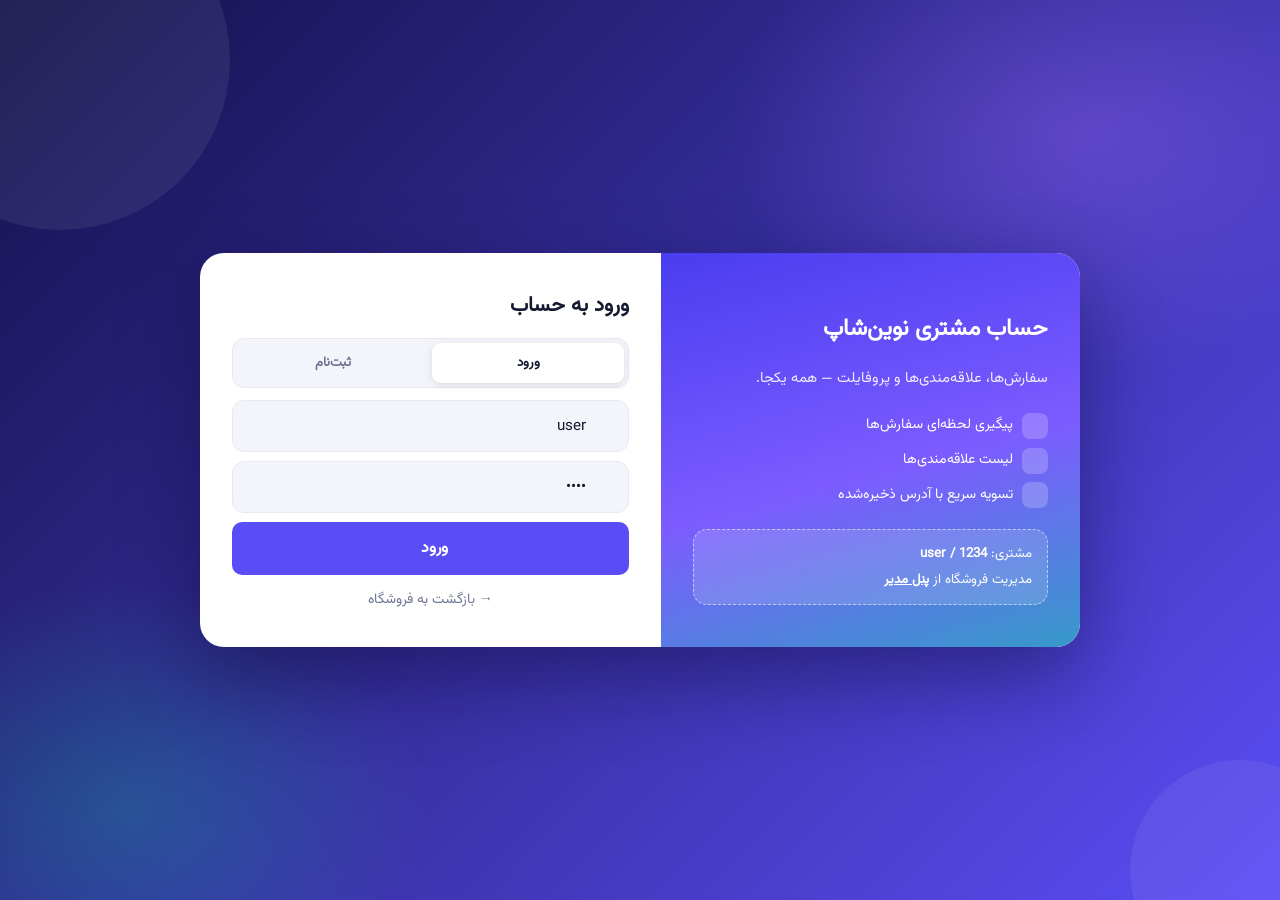
<file: src/account.html>
<!DOCTYPE html>
<html lang="fa" dir="rtl">
<head>
<meta charset="UTF-8"><meta name="viewport" content="width=device-width,initial-scale=1">
<link rel="icon" type="image/svg+xml" href="assets/images/favicon.svg" />
<title>حساب مشتری | نوین‌شاپ تمیز</title>
<link rel="stylesheet" href="css/base.css?v=8"><link rel="stylesheet" href="css/panel.css?v=8">
<link rel="stylesheet" href="css/auth.css?v=8">
</head>
<body>
<div class="login" id="login">
  <div class="auth-card">
    <div class="auth-side">
      <span class="logo-icon"><i class="fa-solid fa-bag-shopping"></i></span>
      <h2>حساب مشتری نوین‌شاپ</h2>
      <p>سفارش‌ها، علاقه‌مندی‌ها و پروفایلت — همه یکجا.</p>
      <ul>
        <li><i class="fa-solid fa-check"></i> پیگیری لحظه‌ای سفارش‌ها</li>
        <li><i class="fa-solid fa-check"></i> لیست علاقه‌مندی‌ها</li>
        <li><i class="fa-solid fa-check"></i> تسویه سریع با آدرس ذخیره‌شده</li>
      </ul>
      <div class="auth-demo">مشتری: <b>user / 1234</b><br>مدیریت فروشگاه از <a href="admin.html">پنل مدیر</a></div>
    </div>
    <div class="auth-form">
      <h2 id="authTitle">ورود به حساب</h2>
      <div class="auth-tabs"><button class="active" id="tabLogin" type="button">ورود</button><button id="tabReg" type="button">ثبت‌نام</button></div>
      <p class="auth-err" id="loginErr"></p>
      <form id="f" class="form">
        <div class="field"><i class="fa-regular fa-user"></i><input id="u" placeholder="نام کاربری" value="user" required /></div>
        <div class="field"><i class="fa-solid fa-lock"></i><input id="p" type="password" placeholder="رمز عبور" value="1234" required /><button type="button" class="pass-toggle" data-for="p" aria-label="نمایش رمز"><i class="fa-regular fa-eye"></i></button></div>
        <button class="btn" type="submit">ورود <i class="fa-solid fa-arrow-left"></i></button>
      </form>
      <form id="r" class="form" style="display:none">
        <div class="field"><i class="fa-regular fa-id-card"></i><input id="rn" required placeholder="نام و نام خانوادگی" /></div>
        <div class="field"><i class="fa-regular fa-user"></i><input id="ru" required placeholder="نام کاربری (انگلیسی)" /></div>
        <div class="field"><i class="fa-solid fa-lock"></i><input id="rp" type="password" required placeholder="رمز عبور" /><button type="button" class="pass-toggle" data-for="rp" aria-label="نمایش رمز"><i class="fa-regular fa-eye"></i></button></div>
        <button class="btn" type="submit">ساخت حساب <i class="fa-solid fa-arrow-left"></i></button>
      </form>
      <a class="auth-back" href="index.html">→ بازگشت به فروشگاه</a>
    </div>
  </div>
</div>

<div class="layout" id="app" style="display:none">
  <aside class="side" id="side">
    <a class="logo" href="index.html"><i>🛍</i>نوین‌شاپ</a>
    <nav>
      <button class="on" data-t="home">👋 پیشخوان</button>
      <button data-t="orders">🧾 سفارش‌ها <span class="n" id="nO"></span></button>
      <button data-t="wish">❤️ علاقه‌مندی‌ها <span class="n" id="nW"></span></button>
      <button data-t="profile">👤 پروفایل</button>
      <a href="index.html">🏪 فروشگاه</a>
      <button id="out">🚪 خروج</button>
    </nav>
  </aside>
  <div class="main">
    <div class="top"><button class="icon" id="sideBtn" style="display:none">☰</button><b id="hello">سلام</b><span class="who" id="who"></span></div>

    <section class="page on" id="pg-home">
      <div class="stats">
        <div class="stat"><div><span>سفارش‌ها</span><b id="sO">۰</b></div></div>
        <div class="stat"><div><span>مجموع خرید</span><b id="sM">۰</b></div></div>
        <div class="stat"><div><span>علاقه‌مندی‌ها</span><b id="sW">۰</b></div></div>
        <div class="stat"><div><span>سبد فعلی</span><b id="sC">۰</b></div></div>
      </div>
      <div class="card"><h3>آخرین سفارش</h3><div id="lastBox"></div>
        <p><a class="btn" href="index.html">ادامه خرید در فروشگاه</a></p></div>
    </section>

    <section class="page" id="pg-orders">
      <div class="tbl"><table id="ot"><thead><tr><th>کد</th><th>اقلام</th><th>مبلغ</th><th>وضعیت</th><th>تاریخ</th></tr></thead><tbody></tbody></table></div>
    </section>

    <section class="page" id="pg-wish">
      <div class="wgrid" id="wishGrid"></div>
    </section>

    <section class="page" id="pg-profile">
      <form class="card form" id="profForm">
        <h3>پروفایل من</h3>
        <label>نام و نام خانوادگی<input id="fName" /></label>
        <label>موبایل<input id="fPhone" /></label>
        <label>آدرس<input id="fAddr" /></label>
        <label>رمز جدید (خالی = بدون تغییر)<input id="fPass" type="password" /></label>
        <button class="btn">ذخیره تغییرات</button>
      </form>
    </section>
  </div>
</div>

<script src="js/store.js?v=8"></script>
<script src="js/account.js?v=8"></script>
</body></html>
</file>
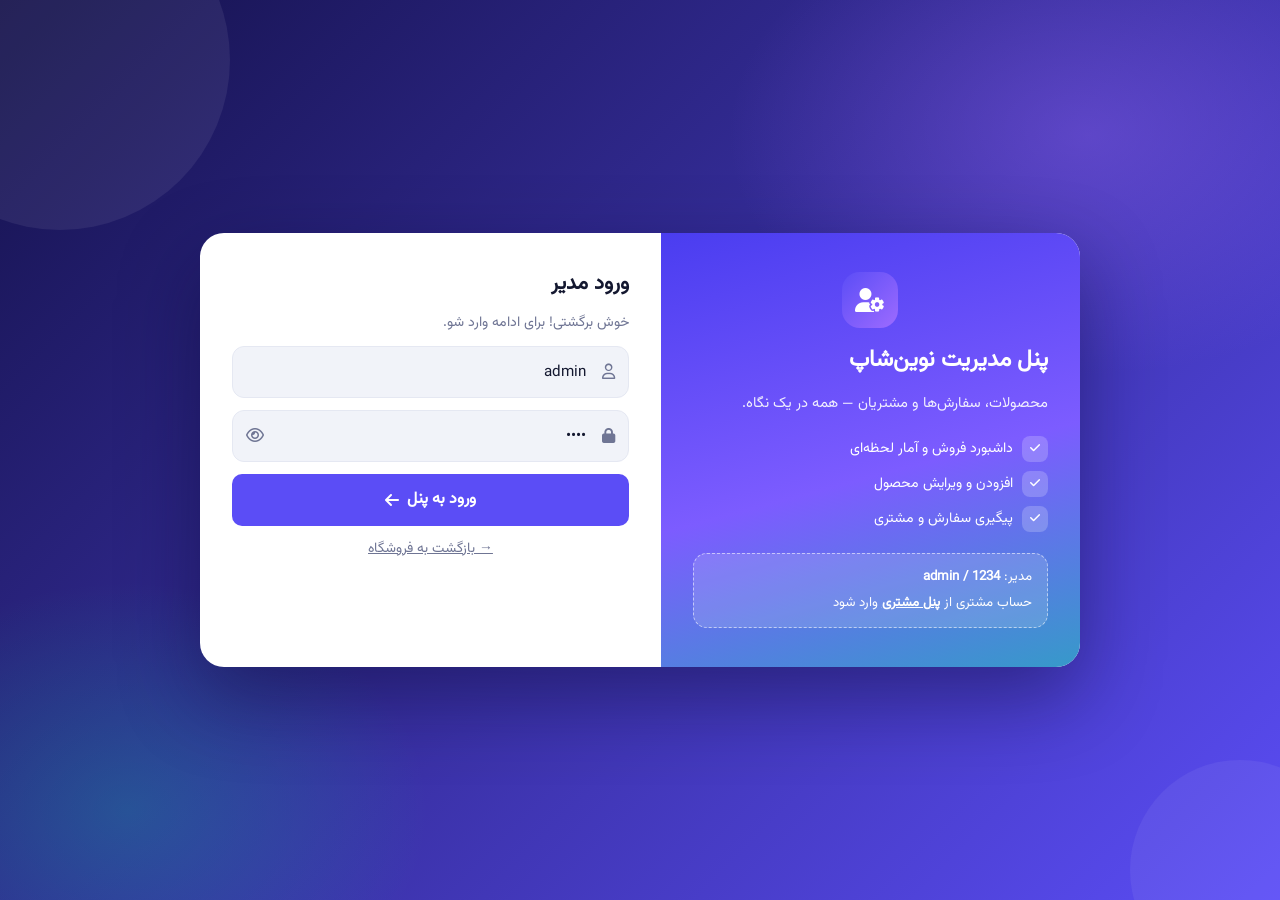
<file: src/admin.html>
<!DOCTYPE html>
<html lang="fa" dir="rtl">
<head>
<meta charset="UTF-8" />
<meta name="viewport" content="width=device-width, initial-scale=1.0" />
<link rel="icon" type="image/svg+xml" href="assets/images/favicon.svg" />
<title>پنل مدیریت | نوین‌شاپ</title>
<link rel="stylesheet" href="css/admin.css?v=8" />
<link rel="stylesheet" href="css/auth.css?v=8" />
<link rel="stylesheet" href="https://cdnjs.cloudflare.com/ajax/libs/font-awesome/6.5.2/css/all.min.css">
</head>
<body>

<!-- Login -->
<div class="login-wrap" id="loginWrap">
  <div class="auth-card">
    <div class="auth-side">
      <span class="logo-icon"><i class="fa-solid fa-user-gear"></i></span>
      <h2>پنل مدیریت نوین‌شاپ</h2>
      <p>محصولات، سفارش‌ها و مشتریان — همه در یک نگاه.</p>
      <ul>
        <li><i class="fa-solid fa-check"></i> داشبورد فروش و آمار لحظه‌ای</li>
        <li><i class="fa-solid fa-check"></i> افزودن و ویرایش محصول</li>
        <li><i class="fa-solid fa-check"></i> پیگیری سفارش و مشتری</li>
      </ul>
      <div class="auth-demo">مدیر: <b>admin / 1234</b><br>حساب مشتری از <a href="account.html">پنل مشتری</a> وارد شود</div>
    </div>
    <form class="auth-form" id="loginForm">
      <h2>ورود مدیر</h2>
      <p class="muted">خوش برگشتی! برای ادامه وارد شو.</p>
      <p class="auth-err" id="loginErr"></p>
      <div class="field"><i class="fa-regular fa-user"></i><input id="u" placeholder="نام کاربری" value="admin" required /></div>
      <div class="field"><i class="fa-solid fa-lock"></i><input id="p" type="password" placeholder="رمز عبور" value="1234" required /><button type="button" class="pass-toggle" data-for="p" aria-label="نمایش رمز"><i class="fa-regular fa-eye"></i></button></div>
      <button class="btn" type="submit">ورود به پنل <i class="fa-solid fa-arrow-left"></i></button>
      <a class="auth-back" href="index.html">→ بازگشت به فروشگاه</a>
    </form>
  </div>
</div>

<div class="admin" id="adminApp" style="display:none">
  <!-- Sidebar -->
  <aside class="sidebar" id="sidebar">
    <a href="index.html" class="logo"><span class="logo-icon"><i class="fa-solid fa-bag-shopping"></i></span> نوین‌شاپ <small>مدیریت</small></a>
    <nav>
      <button class="active" data-tab="dash"><i class="fa-solid fa-gauge"></i> داشبورد</button>
      <button data-tab="products"><i class="fa-solid fa-box"></i> محصولات <span class="count" id="navPCount"></span></button>
      <button data-tab="orders"><i class="fa-solid fa-receipt"></i> سفارش‌ها <span class="count" id="navOCount"></span></button>
      <button data-tab="customers"><i class="fa-solid fa-users"></i> مشتریان <span class="count" id="navCCount"></span></button>
      <button id="resetBtn"><i class="fa-solid fa-rotate-left"></i> ریست دمو</button>
      <a href="index.html"><i class="fa-solid fa-store"></i> مشاهده فروشگاه</a>
      <button id="logoutBtn" class="red"><i class="fa-solid fa-right-from-bracket"></i> خروج</button>
    </nav>
  </aside>

  <!-- Main -->
  <div class="main">
    <header class="topbar">
      <button class="icon-btn" id="sideBtn"><i class="fa-solid fa-bars"></i></button>
      <div class="search"><i class="fa-solid fa-magnifying-glass"></i><input id="globalSearch" placeholder="جستجو محصول یا سفارش..." /></div>
      <div class="profile"><span id="todayDate"></span><b id="adminName">مدیر فروشگاه</b></div>
    </header>

    <!-- Dashboard -->
    <section class="page active" id="page-dash">
      <h2>داشبورد</h2>
      <div class="stats">
        <div class="stat s1"><i class="fa-solid fa-boxes-stacked"></i><div><span>محصولات</span><strong id="stProducts">0</strong></div></div>
        <div class="stat s2"><i class="fa-solid fa-receipt"></i><div><span>سفارش‌ها</span><strong id="stOrders">0</strong></div></div>
        <div class="stat s3"><i class="fa-solid fa-money-bill-wave"></i><div><span>درآمد (تومان)</span><strong id="stIncome">0</strong></div></div>
        <div class="stat s4"><i class="fa-solid fa-cart-shopping"></i><div><span>کالاهای فروخته‌شده</span><strong id="stSold">0</strong></div></div>
      </div>
      <div class="grid2">
        <div class="card">
          <h3>سفارش‌های اخیر</h3>
          <div class="table-wrap"><table id="recentTable"><thead><tr><th>کد</th><th>مشتری</th><th>مبلغ</th><th>وضعیت</th></tr></thead><tbody></tbody></table></div>
        </div>
        <div class="card">
          <h3>پرفروش‌ترین‌ها</h3>
          <div id="topBars"></div>
        </div>
      </div>
    </section>

    <!-- Products -->
    <section class="page" id="page-products">
      <div class="page-head"><h2>محصولات</h2><button class="btn" id="addBtn"><i class="fa-solid fa-plus"></i> محصول جدید</button></div>
      <div class="table-wrap card"><table id="prodTable">
        <thead><tr><th>محصول</th><th>دسته</th><th>قیمت</th><th>موجودی</th><th>فروش</th><th>عملیات</th></tr></thead>
        <tbody></tbody>
      </table></div>
    </section>

    <!-- Orders -->
    <section class="page" id="page-orders">
      <div class="page-head"><h2>سفارش‌ها</h2><button class="btn ghost" id="clearOrders">پاک کردن همه</button></div>
      <div class="table-wrap card"><table id="orderTable">
        <thead><tr><th>کد</th><th>مشتری / موبایل</th><th>اقلام</th><th>مبلغ</th><th>تاریخ</th><th>وضعیت</th><th>حذف</th></tr></thead>
        <tbody></tbody>
      </table></div>
    <!-- Customers -->
    <section class="page" id="page-customers">
      <div class="page-head"><h2>مشتریان</h2></div>
      <div class="table-wrap card"><table id="custTable">
        <thead><tr><th>مشتری</th><th>موبایل</th><th>سفارش‌ها</th><th>مجموع خرید</th><th>حذف</th></tr></thead>
        <tbody></tbody>
      </table></div>
    </section>
  </div>
</div>

<!-- Product Modal -->
<div class="modal" id="prodModal">
  <form class="modal-box" id="prodForm">
    <h3 id="modalTitle">محصول جدید</h3>
    <input type="hidden" id="fId" />
    <label>نام محصول<input id="fName" required placeholder="مثلا هدفون پرو" /></label>
    <div class="row">
      <label>دسته<select id="fCat"><option value="mobile">موبایل</option><option value="audio">صوتی</option><option value="wear">پوشیدنی</option><option value="home">خانه</option></select></label>
      <label>قیمت (تومان)<input id="fPrice" type="number" required placeholder="1500000" /></label>
    </div>
    <div class="row">
      <label>قیمت قبل تخفیف<input id="fOld" type="number" placeholder="0 یعنی بدون تخفیف" /></label>
      <label>موجودی<input id="fStock" type="number" value="10" /></label>
    </div>
    <label>لینک عکس<input id="fImg" placeholder="https://..." /></label>
    <label>توضیح<textarea id="fDesc" rows="2" placeholder="توضیح کوتاه..."></textarea></label>
    <div class="row btns"><button type="button" class="btn ghost" id="closeModal">انصراف</button><button type="submit" class="btn">ذخیره</button></div>
  </form>
</div>

<div class="toasts" id="toasts"></div>
<script src="js/store.js?v=8"></script>
<script src="js/admin.js?v=8"></script>
</body>
</html>
</file>
<file: src/css/base.css>
/* base: متغیرها + ریست + اجزای مشترک + ریسپانسیو پایه */
@font-face{font-family:'Vazirmatn';src:url('../assets/fonts/Vazirmatn-Regular.woff2') format('woff2');font-weight:400;font-display:swap}
*{margin:0;padding:0;box-sizing:border-box}
:root{--bg:#f4f5fa;--card:#fff;--text:#161a30;--muted:#6f7594;--line:#e6e9f2;--brand:#5b4df6;--red:#ff4d6d;--green:#00b67f;--r:14px;--sh:0 8px 24px rgba(30,30,90,.08)}
body{font-family:'Vazirmatn',Tahoma,sans-serif;background:var(--bg);color:var(--text);line-height:1.8;overflow-x:hidden}
img{max-width:100%;display:block;object-fit:cover}
a{color:inherit;text-decoration:none}
.wrap{width:min(1140px,100% - 2rem);margin-inline:auto}
.btn{border:0;background:var(--brand);color:#fff;font-family:inherit;font-weight:700;padding:.7rem 1.3rem;border-radius:10px;cursor:pointer;display:inline-flex;align-items:center;gap:.5rem}
.btn.ghost{background:var(--card);color:var(--text);border:1px solid var(--line)}
.btn.block{width:100%;justify-content:center}
.icon{width:40px;height:40px;border-radius:10px;border:1px solid var(--line);background:var(--card);display:inline-grid;place-items:center;cursor:pointer;color:var(--text)}
.tag{background:#e9e6ff;color:var(--brand);font-size:.78rem;font-weight:700;padding:.2rem .8rem;border-radius:99px}
/* header */
.header{position:sticky;top:0;z-index:50;background:var(--card);border-bottom:1px solid var(--line)}
.header .wrap{display:flex;align-items:center;gap:.7rem;padding:.7rem 0}
.logo{font-weight:800;font-size:1.2rem;display:flex;align-items:center;gap:.5rem}
.logo i{width:36px;height:36px;display:grid;place-items:center;border-radius:10px;background:var(--brand);color:#fff}
.logo b{color:var(--brand)}
.nav{display:flex;gap:1rem;margin-inline:auto}
.nav a{opacity:.7}.nav a:hover,.nav a.on{opacity:1;color:var(--brand)}
.actions{display:flex;gap:.45rem;margin-right:auto;position:relative}
.badge{position:absolute;top:-6px;left:-6px;background:var(--red);color:#fff;font-size:.68rem;min-width:19px;height:19px;border-radius:99px;display:grid;place-items:center}
.searchrow{display:none;padding-bottom:.7rem}
.search{display:flex;align-items:center;gap:.5rem;background:var(--bg);border:1px solid var(--line);border-radius:10px;padding:.55rem .9rem}
.search input{border:0;background:none;outline:0;width:100%;font-family:inherit;color:var(--text)}
#menuBtn{display:none}
/* drawer / modal / toast / table */
.overlay{position:fixed;inset:0;background:rgba(0,0,0,.45);opacity:0;pointer-events:none;transition:.25s;z-index:90}
.overlay.show{opacity:1;pointer-events:auto}
.drawer{position:fixed;top:0;bottom:0;left:-400px;width:min(380px,94vw);background:var(--card);z-index:100;transition:.25s;display:flex;flex-direction:column}
.drawer.open{left:0}
.drawer head,.d-head{display:flex;justify-content:space-between;align-items:center;padding:1rem;border-bottom:1px solid var(--line)}
.d-body{flex:1;overflow:auto;padding:1rem;display:flex;flex-direction:column;gap:.6rem}
.d-foot{padding:1rem;border-top:1px solid var(--line);display:flex;flex-direction:column;gap:.5rem}
.modal{position:fixed;inset:0;background:rgba(0,0,0,.5);display:none;place-items:center;z-index:120;padding:1rem}
.modal.show{display:grid}
.box{background:var(--card);border-radius:16px;padding:1.4rem;width:min(520px,100%);max-height:90dvh;overflow:auto}
.box form,.form{display:flex;flex-direction:column;gap:.6rem}
.box input,.box select,.box textarea,.form input{padding:.7rem;border:1px solid var(--line);border-radius:10px;font-family:inherit;background:var(--bg);color:var(--text);width:100%}
.row2{display:grid;grid-template-columns:1fr 1fr;gap:.6rem}
.toasts{position:fixed;bottom:16px;right:16px;display:flex;flex-direction:column;gap:.5rem;z-index:200}
.toast{background:var(--text);color:var(--bg);padding:.7rem 1.1rem;border-radius:10px;font-size:.88rem}
.tbl{overflow-x:auto;background:var(--card);border:1px solid var(--line);border-radius:var(--r)}
table{width:100%;border-collapse:collapse;font-size:.88rem;min-width:540px}
th,td{padding:.65rem;border-bottom:1px solid var(--line);text-align:right}
th{color:var(--muted);font-weight:500;font-size:.8rem}
td img{width:42px;height:42px;border-radius:9px}
.pill{font-size:.75rem;padding:.15rem .7rem;border-radius:99px;font-weight:700}
.p-pending{background:#fff3df;color:#a86a00}.p-done{background:#e2f9ef;color:#007352}.p-cancel{background:#ffe6ea;color:#c22040}
.sec{padding:2rem 0}
.sec-head{display:flex;justify-content:space-between;align-items:end;gap:1rem;margin-bottom:1.1rem;flex-wrap:wrap}
.sec-head h2{font-size:1.4rem}
.footer{background:#12152e;color:#b9bee0;margin-top:2rem}
.footer .wrap{display:grid;grid-template-columns:1.4fr 1fr 1fr;gap:1.5rem;padding:2rem 0}
.footer h4{color:#fff;margin-bottom:.5rem}
@media(max-width:900px){
  .nav{display:none;position:fixed;top:0;right:0;width:min(260px,80vw);height:100dvh;background:var(--card);flex-direction:column;padding:1.4rem;z-index:110;border-left:1px solid var(--line)}
  .nav.open{display:flex}
  #menuBtn{display:inline-grid}
  .searchrow{display:block}
  .footer .wrap{grid-template-columns:1fr 1fr}
}
@media(max-width:560px){.row2{grid-template-columns:1fr}.footer .wrap{grid-template-columns:1fr}.sec{padding:1.4rem 0}}
</file>
<file: src/css/panel.css>
/* panel: چیدمان سایدباری مدیر/مشتری */
.layout{display:grid;grid-template-columns:220px 1fr;min-height:100dvh}
.side{background:#131636;color:#c6cbf0;padding:1.1rem .8rem;display:flex;flex-direction:column;gap:.8rem;position:sticky;top:0;height:100dvh}
.side .logo{color:#fff}
.side nav{display:flex;flex-direction:column;gap:.35rem}
.side nav button,.side nav a{background:none;border:0;color:inherit;font-family:inherit;text-align:right;padding:.65rem .8rem;border-radius:10px;cursor:pointer;display:flex;gap:.55rem;align-items:center;text-decoration:none;font-size:.92rem}
.side nav .on,.side nav button:hover,.side nav a:hover{background:rgba(255,255,255,.1);color:#fff}
.side .n{background:var(--brand);color:#fff;font-size:.72rem;min-width:22px;height:22px;border-radius:99px;display:inline-grid;place-items:center;margin-right:auto}
.main{min-width:0}
.top{background:var(--card);border-bottom:1px solid var(--line);padding:.75rem 1.1rem;display:flex;gap:.8rem;align-items:center;position:sticky;top:0;z-index:20}
.top .who{margin-right:auto;background:#edf0ff;color:var(--brand);font-weight:700;font-size:.85rem;padding:.3rem .9rem;border-radius:99px}
.page{display:none;padding:1.3rem;max-width:1000px;margin:0 auto;width:100%}
.page.on{display:block}
.stats{display:grid;grid-template-columns:repeat(4,1fr);gap:.8rem;margin-bottom:1rem}
.stat{background:var(--card);border:1px solid var(--line);border-radius:var(--r);padding:1rem;display:flex;gap:.8rem;align-items:center}
.stat b{font-size:1.2rem;display:block}
.stat span{color:var(--muted);font-size:.8rem}
.login{min-height:100dvh;display:grid;place-items:center;background:linear-gradient(135deg,#1b1650,#5b4df6);padding:1rem}
.login .box{width:min(400px,100%);text-align:center}
.login .box p{font-size:.82rem;color:var(--muted);background:var(--bg);border-radius:10px;padding:.5rem}
.card{background:var(--card);border:1px solid var(--line);border-radius:var(--r);padding:1.2rem;display:flex;flex-direction:column;gap:.7rem;margin-bottom:1rem}
.card h3{font-size:1.05rem}
.card label{display:flex;flex-direction:column;gap:.3rem;font-size:.87rem;font-weight:700}
.wgrid{display:grid;grid-template-columns:repeat(3,1fr);gap:.8rem}
.wcard{background:var(--card);border:1px solid var(--line);border-radius:var(--r);overflow:hidden}
.wcard img{height:140px;width:100%}
.wcard>div{padding:.8rem;display:flex;flex-direction:column;gap:.4rem}
.wcard small{color:var(--muted)}
@media(max-width:860px){
  .layout{grid-template-columns:1fr}
  .side{position:fixed;right:-240px;width:230px;z-index:60;transition:.25s}
  .side.open{right:0}
  #sideBtn{display:inline-grid !important}
  .stats{grid-template-columns:repeat(2,1fr)}
}
</file>
<file: src/css/auth.css>
/* auth.css — لاگین تمیز و مدرن مدیر و مشتری (روی admin.css / base.css سوار می‌شود) */
.login-wrap, .login{min-height:100dvh;display:grid;place-items:center;padding:1.5rem 1rem;position:relative;overflow:hidden;
  background:radial-gradient(600px 400px at 85% 15%,rgba(157,107,255,.35),transparent 60%),radial-gradient(500px 380px at 10% 90%,rgba(0,223,162,.22),transparent 60%),linear-gradient(135deg,#14114a,#5b4df6)}
.login-wrap::before, .login::before{content:'';position:absolute;width:340px;height:340px;border-radius:50%;background:rgba(255,255,255,.07);top:-110px;left:-110px}
.login-wrap::after, .login::after{content:'';position:absolute;width:220px;height:220px;border-radius:50%;background:rgba(255,255,255,.06);bottom:-80px;right:-70px}
.auth-card{width:min(880px,100%);background:var(--card);border-radius:24px;overflow:hidden;display:grid;grid-template-columns:1fr 1.1fr;box-shadow:0 30px 80px rgba(10,8,50,.45);position:relative;z-index:1}
.auth-side{background:linear-gradient(165deg,#4a3df0,#7c5cff 55%,#00c9a0 135%);color:#fff;padding:2.4rem 2rem;display:flex;flex-direction:column;justify-content:center;gap:.9rem}
.auth-side h2{font-size:1.45rem;font-weight:800}
.auth-side>p{opacity:.9;font-size:.92rem}
.auth-side ul{list-style:none;display:flex;flex-direction:column;gap:.55rem;font-size:.88rem;margin:.4rem 0}
.auth-side li{display:flex;align-items:center;gap:.55rem}
.auth-side li i{background:rgba(255,255,255,.2);width:26px;height:26px;border-radius:8px;display:grid;place-items:center;font-size:.72rem;flex-shrink:0}
.auth-demo{background:rgba(255,255,255,.14);border:1px dashed rgba(255,255,255,.55);border-radius:14px;padding:.65rem .95rem;font-size:.83rem;line-height:2}
.auth-demo a{color:#fff;font-weight:800;text-decoration:underline}
.auth-form{padding:2.2rem 2rem;display:flex;flex-direction:column;gap:.75rem}
.auth-form h2{font-size:1.3rem;font-weight:800}
.auth-form .muted{color:var(--muted);font-size:.88rem}
.auth-err{display:none;background:#ffe7ec;color:#c22040;border:1px solid #ffc9d4;border-radius:12px;padding:.6rem .9rem;font-size:.85rem;font-weight:700}
.auth-err.show{display:block;animation:shake .3s}
@keyframes shake{25%{transform:translateX(5px)}50%{transform:translateX(-5px)}75%{transform:translateX(3px)}}
.field{position:relative}
.field>i{position:absolute;top:50%;right:.9rem;transform:translateY(-50%);color:var(--muted);font-size:.95rem}
.field input{width:100%;padding:.8rem .9rem .8rem 2.6rem;padding-right:2.6rem;border:1.5px solid var(--line);border-radius:12px;font-family:inherit;font-size:.95rem;background:var(--bg);color:var(--text);outline:0;transition:.2s}
.field input:focus{border-color:var(--primary);box-shadow:0 0 0 3px rgba(91,77,246,.14);background:var(--card)}
.pass-toggle{position:absolute;top:50%;left:.6rem;transform:translateY(-50%);border:0;background:none;color:var(--muted);cursor:pointer;font-size:1rem;padding:.3rem}
.pass-toggle:hover{color:var(--primary)}
.auth-form .btn{width:100%;justify-content:center;padding:.85rem;font-size:1rem}
.auth-back{text-align:center;font-size:.87rem;color:var(--muted)}
.auth-back:hover{color:var(--primary)}
.auth-tabs{display:flex;background:var(--bg);border:1px solid var(--line);border-radius:12px;padding:.25rem;gap:.25rem}
.auth-tabs button{flex:1;border:0;background:transparent;font-family:inherit;font-weight:700;padding:.6rem;border-radius:9px;cursor:pointer;color:var(--muted)}
.auth-tabs button.active{background:var(--card);color:var(--text);box-shadow:0 2px 8px rgba(0,0,0,.1)}
@media(max-width:720px){
  .auth-card{grid-template-columns:1fr;max-width:440px}
  .auth-side{padding:1.6rem}
  .auth-side ul{display:none}
  .auth-form{padding:1.6rem 1.3rem}
}
</file>
<file: src/css/admin.css>
@font-face{font-family:'Vazirmatn';src:url('../assets/fonts/Vazirmatn-Regular.woff2') format('woff2');font-weight:400;font-display:swap}
*{margin:0;padding:0;box-sizing:border-box}
:root{--bg:#f1f3f9;--card:#fff;--text:#141830;--muted:#6f7594;--line:#e5e8f2;--primary:#5b4df6;--green:#00b67f;--orange:#ff9f1c;--red:#ff4d6d}
body{font-family:'Vazirmatn',Tahoma,sans-serif;background:var(--bg);color:var(--text)}
/* login */
.login-wrap{min-height:100dvh;display:grid;place-items:center;padding:1rem;background:linear-gradient(135deg,#1c1650,#5b4df6)}
.login-box{background:#fff;border-radius:20px;padding:2rem;width:min(400px,100%);text-align:center;display:flex;flex-direction:column;gap:.7rem}
.logo-icon{width:56px;height:56px;margin:0 auto;display:grid;place-items:center;border-radius:18px;background:linear-gradient(135deg,var(--primary),#9d6bff);color:#fff;font-size:1.5rem}
.login-box p{color:var(--muted);font-size:.88rem;background:#f6f7fb;border-radius:10px;padding:.5rem}
.login-box input{padding:.8rem;border-radius:12px;border:1px solid var(--line);font-family:inherit;font-size:1rem}
.login-box button{padding:.85rem;border:0;border-radius:12px;background:var(--primary);color:#fff;font-family:inherit;font-weight:700;cursor:pointer;font-size:1rem}
/* layout */
.admin{display:grid;grid-template-columns:240px 1fr;min-height:100dvh}
.sidebar{background:#131636;color:#c9cdf2;padding:1.2rem .9rem;display:flex;flex-direction:column;gap:1rem;position:sticky;top:0;height:100dvh}
.logo{color:#fff;font-weight:800;font-size:1.2rem;display:flex;align-items:center;gap:.6rem}
.logo small{font-size:.7rem;background:var(--primary);padding:.1rem .5rem;border-radius:99px}
.sidebar nav{display:flex;flex-direction:column;gap:.4rem}
.sidebar nav button,.sidebar nav a{background:transparent;border:0;color:inherit;font-family:inherit;text-align:right;padding:.7rem .9rem;border-radius:12px;cursor:pointer;display:flex;align-items:center;gap:.6rem;font-size:.95rem;text-decoration:none}
.sidebar nav button.active,.sidebar nav button:hover,.sidebar nav a:hover{background:rgba(255,255,255,.1);color:#fff}
.count{background:var(--primary);color:#fff;font-size:.75rem;min-width:24px;height:24px;border-radius:99px;display:inline-grid;place-items:center;margin-right:auto;padding:0 .4rem}
.red{color:#ff8fa3 !important}
.main{min-width:0;display:flex;flex-direction:column}
.topbar{background:var(--card);border-bottom:1px solid var(--line);padding:.8rem 1.2rem;display:flex;align-items:center;gap:1rem;position:sticky;top:0;z-index:20}
.icon-btn{width:40px;height:40px;border-radius:10px;border:1px solid var(--line);background:#fff;cursor:pointer;display:none;place-items:center}
.search{flex:1;display:flex;align-items:center;gap:.5rem;background:var(--bg);border:1px solid var(--line);padding:.55rem .9rem;border-radius:12px;max-width:420px}
.search input{border:0;background:transparent;outline:0;width:100%;font-family:inherit}
.profile{display:flex;align-items:center;gap:.7rem;margin-right:auto;font-size:.88rem}
.profile b{background:#eef0ff;color:var(--primary);padding:.3rem .8rem;border-radius:99px}
.page{display:none;padding:1.4rem;max-width:1100px;width:100%;margin:0 auto}
.page.active{display:block}
.page h2{font-size:1.3rem;margin-bottom:1rem}
.page-head{display:flex;justify-content:space-between;align-items:center;margin-bottom:1rem;flex-wrap:wrap;gap:.7rem}
.stats{display:grid;grid-template-columns:repeat(4,1fr);gap:.9rem;margin-bottom:1.2rem}
.stat{background:var(--card);border:1px solid var(--line);border-radius:16px;padding:1.1rem;display:flex;gap:.9rem;align-items:center}
.stat i{width:50px;height:50px;border-radius:14px;display:grid;place-items:center;color:#fff;font-size:1.3rem;flex-shrink:0}
.s1 i{background:#6366f1}.s2 i{background:#f59e0b}.s3 i{background:#00b67f}.s4 i{background:#ec4899}
.stat span{color:var(--muted);font-size:.83rem}.stat strong{font-size:1.25rem;display:block}
.grid2{display:grid;grid-template-columns:1.2fr .8fr;gap:1rem}
.card{background:var(--card);border:1px solid var(--line);border-radius:16px;padding:1.2rem}
.card h3{margin-bottom:.8rem;font-size:1.05rem}
.table-wrap{overflow-x:auto}
table{width:100%;border-collapse:collapse;font-size:.9rem;min-width:560px}
th,td{padding:.7rem .6rem;border-bottom:1px solid var(--line);text-align:right;white-space:nowrap}
th{color:var(--muted);font-weight:500;font-size:.83rem}
td img{width:44px;height:44px;border-radius:10px;object-fit:cover}
.p-name{display:flex;align-items:center;gap:.6rem}
.badge{font-size:.78rem;padding:.2rem .7rem;border-radius:99px;font-weight:700}
.b-pending{background:#fff4e0;color:#b77900}.b-done{background:#e6fff5;color:#007a55}.b-cancel{background:#ffe7ec;color:#c81e3a}
select.status{font-family:inherit;padding:.35rem .6rem;border-radius:8px;border:1px solid var(--line)}
.btn{border:0;background:var(--primary);color:#fff;padding:.65rem 1.2rem;border-radius:10px;font-family:inherit;font-weight:700;cursor:pointer;display:inline-flex;align-items:center;gap:.5rem}
.btn.ghost{background:#eef0ff;color:var(--primary)}
.mini{border:1px solid var(--line);background:#fff;border-radius:8px;padding:.4rem .6rem;cursor:pointer;font-family:inherit}
.mini.del{color:var(--red)}
.bar{margin-bottom:.7rem}.bar .t{display:flex;justify-content:space-between;font-size:.85rem;margin-bottom:.25rem}
.bar .o{background:#eef0f6;border-radius:99px;height:10px;overflow:hidden}.bar .f{height:100%;background:linear-gradient(90deg,var(--primary),#9d6bff);border-radius:99px}
/* modal */
.modal{position:fixed;inset:0;background:rgba(0,0,0,.5);display:none;place-items:center;z-index:100;padding:1rem}
.modal.show{display:grid}
.modal-box{background:#fff;border-radius:18px;padding:1.5rem;width:min(520px,100%);display:flex;flex-direction:column;gap:.7rem;max-height:92dvh;overflow:auto}
.modal-box label{display:flex;flex-direction:column;gap:.3rem;font-size:.88rem;font-weight:700}
.modal-box input,.modal-box select,.modal-box textarea{padding:.7rem;border:1px solid var(--line);border-radius:10px;font-family:inherit;font-weight:400}
.row{display:grid;grid-template-columns:1fr 1fr;gap:.7rem}
.row.btns{display:flex;justify-content:flex-end;gap:.6rem;margin-top:.4rem}
.toasts{position:fixed;bottom:16px;right:16px;display:flex;flex-direction:column;gap:.5rem;z-index:200}
.toasts div{background:#141830;color:#fff;padding:.7rem 1.1rem;border-radius:12px;font-size:.9rem}

/* ===== ریسپانسیو عادی ادمین ===== */
@media(max-width:1000px){
  .stats{grid-template-columns:repeat(2,1fr)}
  .grid2{grid-template-columns:1fr}
}
@media(max-width:760px){
  .admin{grid-template-columns:1fr}
  .sidebar{position:fixed;right:-260px;top:0;bottom:0;width:250px;z-index:60;transition:.3s;height:100dvh}
  .sidebar.open{right:0}
  .icon-btn{display:grid}
  .page{padding:1rem}
  .profile span{display:none}
}
@media(max-width:480px){
  .stats{grid-template-columns:1fr 1fr;gap:.6rem}
  .stat{padding:.8rem}.stat strong{font-size:1.05rem}
  .row{grid-template-columns:1fr}
}
</file>
